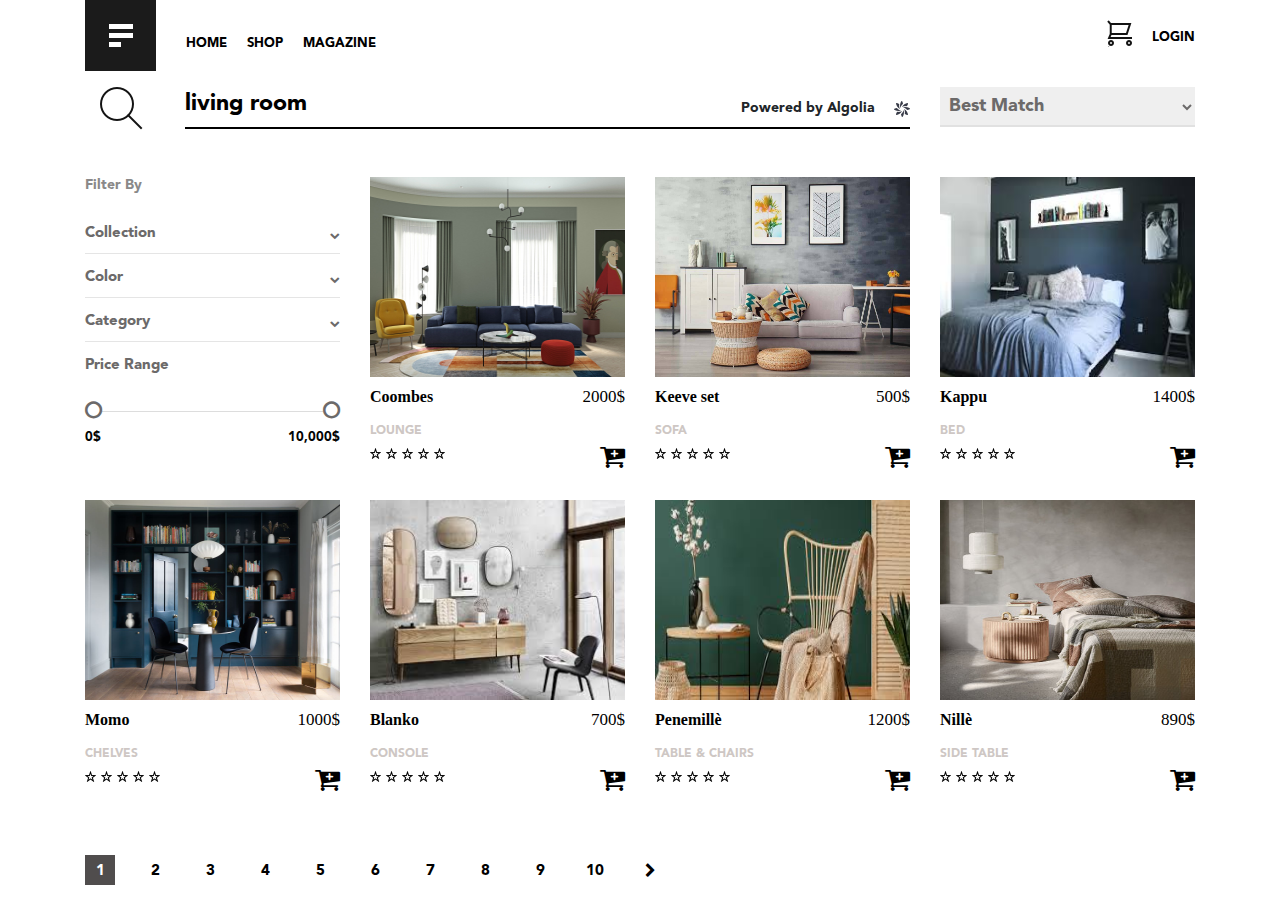
<file: index.html>
<!DOCTYPE html>
<html lang="en">
<head>
      <!--====== Title ======-->
    <title>DecoGina</title>
    <meta name="viewport" content="width=device-width, initial-scale=1.0">
    <meta charset="utf-8">
     <!--====== Style CSS ======-->
    <link rel="stylesheet" href="css/style.css">
     <!--====== Bootstrap CSS ======-->
    <link rel="stylesheet" href="css/bootstrap.min.css">
     <!--====== Font Awesome CSS ======-->
    <link rel="stylesheet" href="css/font-awesome.min.css">
</head>
<body>
    <!--====== HEADER PART START ======-->
    <header>
    <section class="container">
        <div class="row">
            <div class="left col-xl-8 col-lg-8 col-md-6 col-6">
                <img src="images/Logo.png" class="float-left" width="71" height="71" title="logo image"
                     alt="logo image">
                <nav class="top-menu float-left">
                    <ul>
                        <li><a href="#">HOME</a></li>
                        <li><a href="#">SHOP</a></li>
                        <li><a href="#">MAGAZINE</a></li>
                    </ul>
                </nav>
            </div>
            <div class="right col-xl-4 col-lg-4 col-md-6 col-6 text-right">
                <a href="#" class="buy d-inline-block mr-3" title="Go To Shopping Cart"></a>
                <span class="fa fa-navicon"></span>
                <a href="login-1/login.html" class="login d-inline-block" title="login">LOGIN</a>
            </div>
        </div>
        <nav class="top-menu mobile-menu">
            <ul>
                <li><a href="#">HOME</a></li>
                <li><a href="#">SHOP</a></li>
                <li><a href="#">MAGAZINE</a></li>
            </ul>
        </nav>
    </section>
    <span class="clearfix"></span>
    <section class="container mt-3 search">
        <div class="row">
            <div class="search-box col-lg-9 col-md-7 col-12 position-relative">
                <form>
                    <input type="text" class="d-block w-100 border-0" placeholder="living room"/>
                    <div class="position-absolute title d-block">Powered by <span
                            class="font-weight-bold">Algolia</span>
                        <span class="logo-box d-inline-block"></span></div>
                    <button type="submit" class="border-0 position-absolute"></button>
                </form>
            </div>
            <div class="right-box col-lg-3 col-md-5 col-12">
                <form>
                    <select class="d-block w-100 border-0">
                        <option value="0">Best Match</option>
                        <option value="a-z">Alphabeticaly, A-Z</option>
                        <option value="z-a">Alphabeticaly, Z-A</option>
                        <option value="price">Price, high to low</option>
                        <option value="old">Date, new to old</option>
                        <option value="new">Date, old to new</option>
                    </select>
                </form>
            </div>
        </div>
    </section>
</header>
<!--====== HEADER PART ENDS ======-->

<!--====== MAIN PART START ======-->
<div class="main mt-5">
    <section class="container filter">
        <div class="row">
            <div class="col-lg-3 col-md-4 col-12">
                <div class="filter-box">
                    <span class="title d-block pb-3">Filter By</span>
                    <span class="fa fa-chevron-down float-right"></span>
                    <span class="clearfix"></span>
                </div>
                <ul class="filter-content">
                    <li class="ft">
                        <span class="text d-block float-left">Collection</span>
                        <span class="fa fa-chevron-down float-right"></span>
                        <span class="clearfix"></span>
                        <div class="show-box">
                            <ul>
                                <li><a href="#">Double Bed </a></li>
                                <li><a href="#">Kids Bed</a></li>
                                <li><a href="#">Seat Sofa</a></li>
                                <li><a href="#">Sofa Bed</a></li>
                                <li><a href="#">Bar Chair</a></li>
                                <li><a href="#">Office Chair</a></li>
                                <li><a href="#">ArmChair</a></li>
                                <li><a href="#">Dining Chairs</a></li>
                                <li><a href="#">Console</a></li>
                                <li><a href="#">Side Table</a></li>
                                <li><a href="#">Desks</a></li>
                                <li><a href="#">Diningtable</a></li>
                            </ul>
                        </div>
                    </li>
                    <li class="ft">
                        <span class="text d-block float-left">Color</span>
                        <span class="fa fa-chevron-down float-right"></span>
                        <span class="clearfix"></span>
                        <div class="show-box">
                            <ul>
                                <li><a href="#">Naturals</a></li>
                                <li><a href="#">Neutrals</a></li>
                                <li><a href="#">Bleus</a></li>
                                <li><a href="#">Multi</a></li>
                            </ul>
                        </div>
                    </li>
                    <li class="ft">
                        <span class="text d-block float-left">Category</span>
                        <span class="fa fa-chevron-down float-right"></span>
                        <span class="clearfix"></span>
                        <div class="show-box">
                            <ul>
                                <li><a href="#">Bed</a></li>
                                <li><a href="#">Sofa</a></li>
                                <li><a href="#">Chair</a></li>
                                <li><a href="#">Table</a></li>
                            </ul>
                        </div>
                    </li>

                 <li class="range position-relative">
                        <span>Price Range</span>
                            <div class="range">
                                <div class="sliderValue">
                                </div>
                                <div class="field">
                                    <div class="value left">
                                        0$
                                    </div>
                                    <input type="range" min="0" max="9999" value="10000" steps="1">
                                    <div class="value right">
                                        10,000$
                                    </div>
                                </div>
                            </div>
                            <span class="fa fa-circle-o left position-absolute"></span>
                            <span class="fa fa-circle-o right position-absolute"></span>
                    </li>
                </ul>

            </div>
            <div class="col-lg-3 col-md-4 col-sm-6 col-12 product">
                <img src="images/deco1.jpg" class="post-img" alt="coombes" title="coombes image">
                <div class="name">
                    <a href="#" class="d-block"><h2 class="float-left">Coombes</h2></a>
                    <span class="price float-right">2000$</span>
                </div>
                <span class="clearfix"></span>
                <a href="#" class="d-block"><span class="d-block category">LOUNGE</span></a>
                <div class="ft-box">
                    <div class="rating float-left">
                        <form>
                            <div class="rate">
                                <input type="radio" id="star5" name="rate" value="5"/>
                                <label for="star5" title="text"></label>
                                <input type="radio" id="star4" name="rate" value="4"/>
                                <label for="star4" title="text"></label>
                                <input type="radio" id="star3" name="rate" value="3"/>
                                <label for="star3" title="text"></label>
                                <input type="radio" id="star2" name="rate" value="2"/>
                                <label for="star2" title="text"></label>
                                <input type="radio" id="star1" name="rate" value="1"/>
                                <label for="star1" title="text"></label>
                            </div>
                        </form>
                        <span class="clearfix"></span>
                    </div>
                    <a href="#" class="d-block float-right" title="add to cart"><span
                            class="buy fa fa-cart-plus"></span></a>
                </div>
            </div>
            <div class="col-lg-3 col-md-4 col-sm-6 col-12 product">
                <img src="images/deco2.jpg" class="post-img" alt="coombes" title="coombes image">
                <div class="name">
                    <a href="#" class="d-block"><h2 class="float-left">Keeve set</h2></a>
                    <span class="price float-right">500$</span>
                </div>
                <span class="clearfix"></span>
                <a href="#" class="d-block"><span class="d-block category">SOFA</span></a>
                <div class="ft-box">
                    <div class="rating float-left">
                        <form>
                            <div class="rate">
                                <input type="radio" id="star5" name="rate" value="5"/>
                                <label for="star5" title="text"></label>
                                <input type="radio" id="star4" name="rate" value="4"/>
                                <label for="star4" title="text"></label>
                                <input type="radio" id="star3" name="rate" value="3"/>
                                <label for="star3" title="text"></label>
                                <input type="radio" id="star2" name="rate" value="2"/>
                                <label for="star2" title="text"></label>
                                <input type="radio" id="star1" name="rate" value="1"/>
                                <label for="star1" title="text"></label>
                            </div>
                        </form>
                        <span class="clearfix"></span>
                    </div>
                    <a href="#" class="d-block float-right" title="add to cart"><span
                            class="buy fa fa-cart-plus"></span></a>
                </div>
            </div>
            <div class="col-lg-3 col-md-4 col-sm-6 col-12 product">
                <img src="images/deco3.jpeg" class="post-img" alt="coombes" title="coombes image">
                <div class="name">
                    <a href="#" class="d-block"><h2 class="float-left">Kappu</h2></a>
                    <span class="price float-right">1400$</span>
                </div>
                <span class="clearfix"></span>
                <a href="#" class="d-block"><span class="d-block category">BED</span></a>
                <div class="ft-box">
                    <div class="rating float-left">
                        <form>
                            <div class="rate">
                                <input type="radio" id="star5" name="rate" value="5"/>
                                <label for="star5" title="text"></label>
                                <input type="radio" id="star4" name="rate" value="4"/>
                                <label for="star4" title="text"></label>
                                <input type="radio" id="star3" name="rate" value="3"/>
                                <label for="star3" title="text"></label>
                                <input type="radio" id="star2" name="rate" value="2"/>
                                <label for="star2" title="text"></label>
                                <input type="radio" id="star1" name="rate" value="1"/>
                                <label for="star1" title="text"></label>
                            </div>
                        </form>
                        <span class="clearfix"></span>
                    </div>
                    <a href="#" class="d-block float-right" title="add to cart"><span
                            class="buy fa fa-cart-plus"></span></a>
                </div>
            </div>
            <div class="col-lg-3 col-md-4 col-sm-6 col-12 product">
                <img src="images/deco4.jpg" class="post-img" alt="coombes" title="coombes image">
                <div class="name">
                    <a href="#" class="d-block"><h2 class="float-left">Momo</h2></a>
                    <span class="price float-right">1000$</span>
                </div>
                <span class="clearfix"></span>
                <a href="#" class="d-block"><span class="d-block category">CHELVES</span></a>
                <div class="ft-box">
                    <div class="rating float-left">
                        <form>
                            <div class="rate">
                                <input type="radio" id="star5" name="rate" value="5"/>
                                <label for="star5" title="text"></label>
                                <input type="radio" id="star4" name="rate" value="4"/>
                                <label for="star4" title="text"></label>
                                <input type="radio" id="star3" name="rate" value="3"/>
                                <label for="star3" title="text"></label>
                                <input type="radio" id="star2" name="rate" value="2"/>
                                <label for="star2" title="text"></label>
                                <input type="radio" id="star1" name="rate" value="1"/>
                                <label for="star1" title="text"></label>
                            </div>
                        </form>
                        <span class="clearfix"></span>
                    </div>
                    <a href="#" class="d-block float-right" title="add to cart"><span
                            class="buy fa fa-cart-plus"></span></a>
                </div>
            </div>
            <div class="col-lg-3 col-md-4 col-sm-6 col-12 product">
                <img src="images/deco5.jpeg" class="post-img" alt="coombes" title="coombes image">
                <div class="name">
                    <a href="#" class="d-block"><h2 class="float-left">Blanko</h2></a>
                    <span class="price float-right">700$</span>
                </div>
                <span class="clearfix"></span>
                <a href="#" class="d-block"><span class="d-block category">CONSOLE</span></a>
                <div class="ft-box">
                    <div class="rating float-left">
                        <form>
                            <div class="rate">
                                <input type="radio" id="star5" name="rate" value="5"/>
                                <label for="star5" title="text"></label>
                                <input type="radio" id="star4" name="rate" value="4"/>
                                <label for="star4" title="text"></label>
                                <input type="radio" id="star3" name="rate" value="3"/>
                                <label for="star3" title="text"></label>
                                <input type="radio" id="star2" name="rate" value="2"/>
                                <label for="star2" title="text"></label>
                                <input type="radio" id="star1" name="rate" value="1"/>
                                <label for="star1" title="text"></label>
                            </div>
                        </form>
                        <span class="clearfix"></span>
                    </div>
                    <a href="#" class="d-block float-right" title="add to cart"><span
                            class="buy fa fa-cart-plus"></span></a>
                </div>
            </div>
            <div class="col-lg-3 col-md-4 col-sm-6 col-12 product">
                <img src="images/deco6.jpeg" class="post-img" alt="coombes" title="coombes image">
                <div class="name">
                    <a href="#" class="d-block"><h2 class="float-left">Penemillè</h2></a>
                    <span class="price float-right">1200$</span>
                </div>
                <span class="clearfix"></span>
                <a href="#" class="d-block"><span class="d-block category">TABLE & CHAIRS</span></a>
                <div class="ft-box">
                    <div class="rating float-left">
                        <form>
                            <div class="rate">
                                <input type="radio" id="star5" name="rate" value="5"/>
                                <label for="star5" title="text"></label>
                                <input type="radio" id="star4" name="rate" value="4"/>
                                <label for="star4" title="text"></label>
                                <input type="radio" id="star3" name="rate" value="3"/>
                                <label for="star3" title="text"></label>
                                <input type="radio" id="star2" name="rate" value="2"/>
                                <label for="star2" title="text"></label>
                                <input type="radio" id="star1" name="rate" value="1"/>
                                <label for="star1" title="text"></label>
                            </div>
                        </form>
                        <span class="clearfix"></span>
                    </div>
                    <a href="#" class="d-block float-right" title="add to cart"><span
                            class="buy fa fa-cart-plus"></span></a>
                </div>
            </div>
            <div class="col-lg-3 col-md-4 col-sm-6 col-12 product">
                <img src="images/deco7.jpg" class="post-img" alt="coombes" title="coombes image">
                <div class="name">
                    <a href="#" class="d-block"><h2 class="float-left">Nillè</h2></a>
                    <span class="price float-right">890$</span>
                </div>
                <span class="clearfix"></span>
                <a href="#" class="d-block"><span class="d-block category">SIDE TABLE</span></a>
                <div class="ft-box">
                    <div class="rating float-left">
                        <form>
                            <div class="rate">
                                <input type="radio" id="star5" name="rate" value="5"/>
                                <label for="star5" title="text"></label>
                                <input type="radio" id="star4" name="rate" value="4"/>
                                <label for="star4" title="text"></label>
                                <input type="radio" id="star3" name="rate" value="3"/>
                                <label for="star3" title="text"></label>
                                <input type="radio" id="star2" name="rate" value="2"/>
                                <label for="star2" title="text"></label>
                                <input type="radio" id="star1" name="rate" value="1"/>
                                <label for="star1" title="text"></label>
                            </div>
                        </form>
                        <span class="clearfix"></span>
                    </div>
                    <a href="#" class="d-block float-right" title="add to cart"><span
                            class="buy fa fa-cart-plus"></span></a>
                </div>
            </div>
        </div>
    </section>
    <section class="container paging">
        <ul>
            <li class="active"><a href="#">1</a></li>
            <li><a href="#">2</a></li>
            <li><a href="#">3</a></li>
            <li><a href="#">4</a></li>
            <li><a href="#">5</a></li>
            <li><a href="#">6</a></li>
            <li><a href="#">7</a></li>
            <li><a href="#">8</a></li>
            <li><a href="#">9</a></li>
            <li><a href="#">10</a></li>
            <li class="next"><a href="#" class="fa fa-chevron-right"></a></li>
        </ul>
        <span class="clearfix"></span>
    </section>
</div>


<!--====== MAIN PART END ======-->

<footer></footer>
<script src="js/jquery-3.3.1.min.js"></script>
<script src="js/bootstrap.min.js"></script>
<script src="js/main.js"></script>
<script>
    
</script>
</body>
</html>
</file>
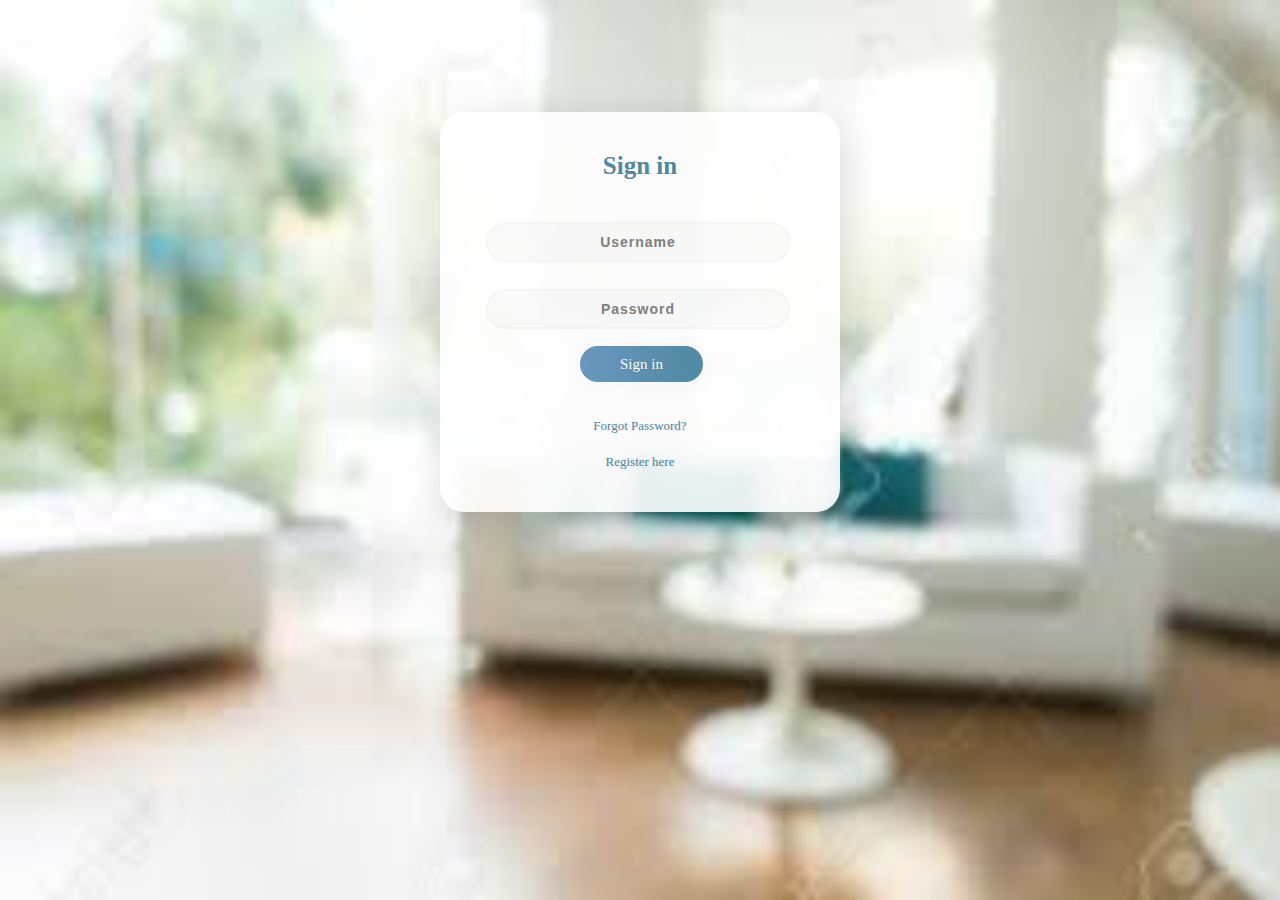
<file: login-1/login.html>
<html>

<head>
  <title>Login</title>
  <link rel="stylesheet" href="style.css">
  <meta name="viewport" content="width=device-width, initial-scale=1"/>
 
</head>

<body>
  <div class="container">
  <div class="main">
    <p class="sign">Sign in</p>
    
    <form class="form">
      <input class="username " type="text"  placeholder="Username">
      <input class="pass" type="password"  placeholder="Password">
      <a class="submit">Sign in</a>
      <p class="forgot"><a href="#">Forgot Password?</p>
      <p class="register"><a href="#">Register here</a></p>
            
    </form>        
    </div>    
    </div>
</body>

</html>
</file>
<file: css/style.css>
@import url(reset.css);

.top-menu {
    margin-top: 20px;
    margin-left: 20px;
}
header .fa-navicon{
    vertical-align: super;
    font-size: 23px;
    display: none;
    cursor: pointer;
}
.top-menu li {
    float: left;
    padding: 10px;
}
header .top-menu.mobile-menu{
    margin-top: 0;
    margin-right: -15px;
    margin-left: -15px;
    display: none;
}
header .top-menu.mobile-menu li{
    float: none !important;
    text-align: center;
    border-bottom: 1px solid #dfdada;
    border-top: 1px solid #c5bcbc;
}
.top-menu li a, header .login {
    color: black !important;
    font: 13px 'Avenir';
    font-weight: 600;
}

.in-front {
    z-index: 5;
}

header .buy {
    width: 25px;
    height: 27px;
    margin-top: 20px;
    background: url("../images/Cart Button.png");
}

header .login {
    vertical-align: super;
}

.search-box form {
    padding-left: 100px;
}

.search-box input[type="text"] {
    display: block;
    border-bottom: 2px solid black !important;
    padding: 11px 15px 11px 0;
    font: 15px 'Avenir';
    font-weight: 600;
}

.search-box input[type="text"]::placeholder {
    font: 23px 'Avenir';
    color: black;
    font-weight: 600;
}

.search-box button {
    width: 43px;
    height: 43px;
    background: #ffff url("../images/Search.png");
    top: 0;
    left: 30px;
}

.search-box .title {
    top: 13px;
    right: 15px;
    font: 14px 'Avenir';
}

.search-box .logo-box {
    width: 16px;
    height: 16px;
    background: url("../images/Sajari Logo.png");
    margin-left: 15px;
    vertical-align: middle;
}

.search .right-box select {
    font: 18px 'Avenir';
    color:rgb(108, 106, 106);
    padding: 8.8px 5px;
    border-bottom: 2px solid #e1e1e1 !important;
}

.search .right-box select option {
    font-size: 14px;
}

.post-img {
    width: 100%;
    height: 200px;
}

.main .filter {
    font: 15px "Avenir";
    color:rgb(108, 106, 106);
}

.main .filter .fa {
    font-size: 10px;
    margin-top: 5px;
}

.main .filter .title {
    font: 14px 'Avenir';
   
}

.filter-box {
    z-index: 100;
    color:rgb(138, 137, 137);

}

.filter-box .fa{
    display: none;
}
.main .filter li {
    padding: 15px 0 10px;
    border-bottom: 1px solid rgba(0, 0, 0, .1);
    position: relative;
    cursor: pointer;
}
.main .filter li:last-child{
    border-bottom: none;
}
.main .filter li .show-box{
    display: none;
    position: absolute;
    background-color: white;
    z-index: 1000;
    width: 100%;
}
.main .filter li .show-box a{
    color: #7b7979;
    padding-left: 10px;
}
.main .filter li .show-box li:last-child{
    border-bottom: none !important;
}

.main .filter .range .left {
    left: 0;
}

.main .filter .range .right {
    right: 0;
}

.main .filter .range .fa {
    top:53px;
    background-color: white;
    font-size: 20px;
    z-index: 5;
}

.main .filter .range hr {
    margin-top: 28px;
}

.main .filter .range .price {
    font: 13px "Avenir";
    margin-top: 7px;
}

.main .product .name {
    font: 17px "AvenirrRoman";
    color: black;
    padding: 10px 0;
}

.main .product .name h2 {
    font-weight: 600;
    color: black;
    font-size: 16px;
}

.main .product .category {
    color: #cec7c4;
    font: 12px "Avenir";
    padding-top: 10px;
}

.main .product .ft-box .fa {
    font-size: 27px;
    color: black;
    float: right;
}
.product{
    margin-bottom: 30px;
}
.paging{
    margin:32px auto 30px !important;
}
.paging li{
    float: left;
    display: block;
    width: 30px;
    height: 30px;
    text-align: center;
    margin-right: 25px;
}
.paging li.active{
    background-color: #504d4d;
}
.paging li.active a{
    color: white;
}
.paging li a:not(.fa){
    font: 15px "Avenir";

}
.paging li a{
    font-size: 15px;
    color: black;
    display: block;
    padding-top: 8px;
}
/*---------------rating-------------------------------*/
.rate:not(:checked) > input {
    position:absolute;
    top:-9999px;
}
.rating{
    padding-top: 10px;
}
.rate:not(:checked) > label {
    float:right;
    width: 11px;
    height: 11px;
    overflow:hidden;
    white-space:nowrap;
    cursor:pointer;
    font-size:30px;
    margin-right: 5px;
    color:#ccc;
}
.rate:not(:checked) > label:before {
    content: "";
    background: url(../images/Star.png);
    width: 11px;
    height: 11px;
    display: block;
}
.rate > input:checked ~ label {
    background: url(../images/StarOn.png);
    width: 11px;
    height: 11px;
}
.rate:not(:checked) > label:hover,
.rate:not(:checked) > label:hover ~ label {
    background: url(../images/StarOn.png);
    width: 11px;
    height: 11px;
}
.rate > input:checked + label:hover,
.rate > input:checked + label:hover ~ label,
.rate > input:checked ~ label:hover,
.rate > input:checked ~ label:hover ~ label,
.rate > label:hover ~ input:checked ~ label {
    background: url(../images/StarOn.png);
    width: 11px;
    height: 11px;
}

/* Modified from: https://github.com/mukulkant/Star-rating-using-pure-css */
.range{
    width: 100%;
    border-radius: 10px;
}
.sliderValue{
    position: relative;
    width: 100%;
}
.sliderValue span{
    position: absolute;
    height: 45px;
    width: 45px;
    transform: translateX(-70%) scale(0);
    font-weight: 500;
    top: -40px;
    line-height: 55px;
    z-index: 2;
    color: #fff;
    transform-origin: bottom;
    transition: transform 0.3s ease-in-out;
}
.sliderValue span.show{
    transform: translateX(-70%) scale(1);
}
.sliderValue span:after{
    position: absolute;
    content: '';
    height: 100%;
    width: 100%;
    background: #664AFF;
    border: 3px solid #fff;
    z-index: -1;
    left: 50%;
    transform: translateX(-50%) rotate(45deg);
    border-bottom-left-radius: 50%;
    box-shadow: 0px 0px 8px rgba(0,0,0,0.1);
    border-top-left-radius: 50%;
    border-top-right-radius: 50%;
}
.field{
    display: flex;
    align-items: center;
    justify-content: center;
    height: 100%;
    position: relative;
    z-index: 5;
}
.field .value{
    position: absolute;
    font-size: 13px;
    color: #040505;
    top: 55px;
}
.field .value.left{
    left: -22px;
}
.field .value.right{
    right: -43px;
}
.range input{
    -webkit-appearance: none;
    width: 100%;
    height: 1px;
    background: #ddd;
    border-radius: 5px;
    outline: none;
    border: none;
    z-index: 2222;
    margin-top: 36px;
}
.range input::-webkit-slider-thumb{
    -webkit-appearance: none;
    width: 16px;
    height: 16px;
    border-radius: 50%;
    background: white;
    border: 1px solid black;
    cursor: pointer;
    z-index: 5;
    left:-5px;
}
.range input::-moz-range-thumb{
    -webkit-appearance: none;
    width: 16px;
    height: 16px;
    border-radius: 50%;
    background: white;
    border: 1px solid black;
    cursor: pointer;
    left:-5px;
    z-index: 99999999;

}
.range input::-moz-range-progress{
    background: #664AFF; //this progress background is only shown on Firefox
}
</file>
<file: login-1/style.css>
@import url("../css/reset.css");

body {
    background-image: url("images/images.back.jpeg");
    background-size: 100% 100%;
    opacity: 0.9;
    font-family: 'Avenirblack';
}

.main {
    background-color: #FFFFFF;
    width: 400px;
    height: 400px;
    margin: 7em auto;
    border-radius: 1.5em;
    box-shadow: 6px 11px 35px 2px rgba(0, 0, 0, 0.14);    
}

.sign {
    text-align: center;
    padding-top: 40px;
    color: #447f98;
    font-weight: bold;
    font-size: 25px;
}

.username {
width: 76%;
color: rgb(38, 50, 56);
font-weight: 700;
font-size: 14px;
letter-spacing: 1px;
background: rgba(136, 126, 126, 0.04);
padding: 10px 20px;
border: none;
border-radius: 20px;
outline: none;
box-sizing: border-box;
border: 2px solid rgba(0, 0, 0, 0.02);
margin-bottom: 40px;
margin-left: 46px;
text-align: center;
margin-bottom: 27px;
}

form.form {
    padding-top: 40px;
    margin-top: 2px;
}

.pass {
width: 76%;
color: rgb(38, 50, 56);
font-weight: 700;
font-size: 14px;
letter-spacing: 1px;
background: rgba(136, 126, 126, 0.04);
padding: 10px 20px;
border: none;
border-radius: 20px;
outline: none;
box-sizing: border-box;
border: 2px solid rgba(0, 0, 0, 0.02);
margin-bottom: 50px;
margin-left: 46px;
text-align: center;
margin-bottom: 27px;
}
.username:focus, .pass:focus {
    border: 2px solid rgba(0, 0, 0, 0.18) !important;
   
}

.submit {
  cursor: pointer;
    border-radius: 5em;
    color: #fff;
    background: linear-gradient(to right, #5d8fba, #41819d);
    border: 0;
    padding-left: 40px;
    padding-right: 40px;
    padding-bottom: 10px;
    padding-top: 10px;
    margin-left: 35%;
    font-size: 15px;
    box-shadow: 0 0 20px 1px rgba(0, 0, 0, 0.04);
}

.forgot {
    text-align: center;
    text-shadow: 0px 0px 3px rgba(117, 117, 117, 0.12);
    color: #447f98;
    margin-top: 45px;
    font-size: 13px;

}

.register{
    margin-top: 20px;
    text-align: center;
    font-size: 13px;
}

a {
    text-shadow: 0px 0px 3px rgba(117, 117, 117, 0.12);
    color: #447f98;
    text-decoration: none
}

@media (max-width: 600px) {
    .main {
        border-radius: 0px;
    }
}
</file>
